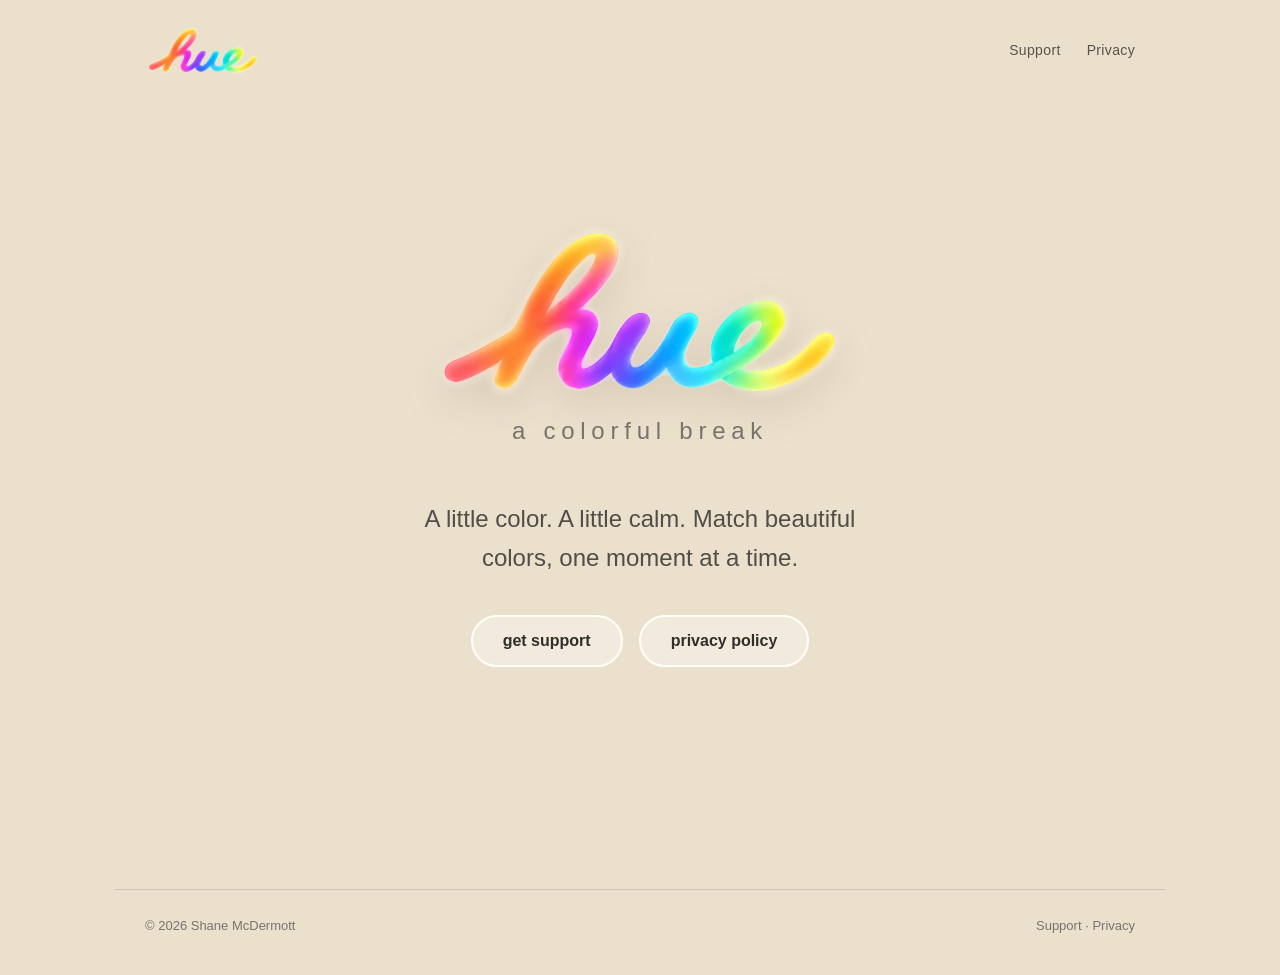
<file: hue/index.html>
<!DOCTYPE html>
<html lang="en"><head><meta charset="utf-8"/><meta content="width=device-width,initial-scale=1" name="viewport"/><meta content="#eae0cd" name="theme-color"/><meta content="Support and privacy information for Hue, a colorful break." name="description"/><title>Hue — A colorful break</title><link href="styles.css" rel="stylesheet"/></head><body><header><a aria-label="Hue home" class="brand" href="index.html"><img alt="Hue" class="brand-logo" src="hue-logo.png"/></a><nav><a href="support.html">Support</a><a href="privacy.html">Privacy</a></nav></header><main><section class="hero"><img alt="Hue colorful handwritten logo" class="hero-logo" src="hue-logo.png"/><p class="tagline">a colorful break</p><p class="hero-copy">A little color. A little calm. Match beautiful colors, one moment at a time.</p><div class="actions"><a class="pill" href="support.html">get support</a><a class="pill" href="privacy.html">privacy policy</a></div></section></main><footer><span>© 2026 Shane McDermott</span><span><a href="support.html">Support</a> · <a href="privacy.html">Privacy</a></span></footer></body></html>
</file>
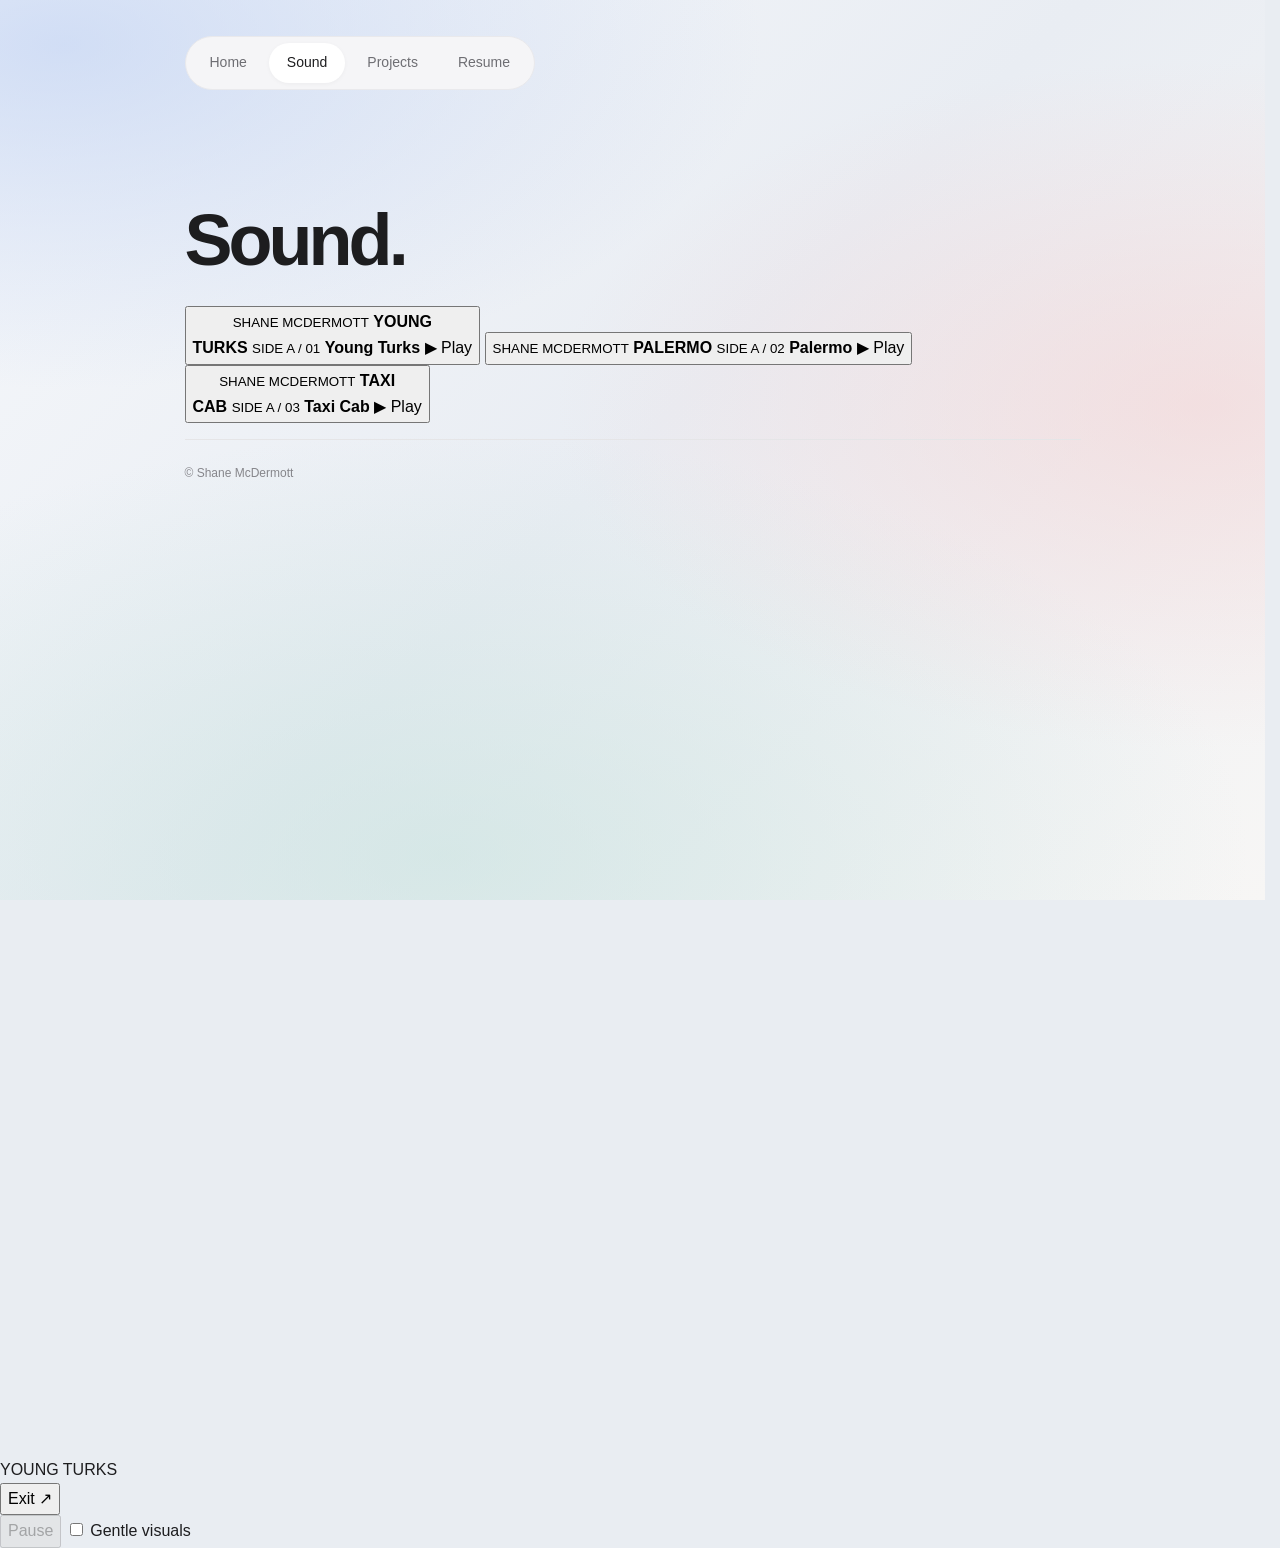
<file: sound.html>
<!doctype html>
<html lang="en">
<head>
    <meta charset="utf-8">
    <meta name="viewport" content="width=device-width, initial-scale=1">
    <meta name="description" content="Sound by Shane McDermott.">
    <title>Sound — Shane McDermott</title>
    <link rel="stylesheet" href="apple.css">
</head>

<body>
    <main id="portfolio">
        <nav class="site-nav" aria-label="Main navigation">
            <a href="index.html">Home</a>
            <a href="sound.html" aria-current="page">Sound</a>
            <a href="projects.html">Projects</a>
            <a href="resume.pdf" download="Shane_McDermott_Resume.pdf">Resume</a>
        </nav>

        <header>
            <h1 class="sound-heading">Sound.</h1>
        </header>

        <section class="records" aria-label="Choose a track">
            <button
                class="record"
                type="button"
                data-src="young-turks.mp3"
                data-title="Young Turks"
                aria-label="Play Young Turks"
            >
                <span class="vinyl" style="--label: #cc694e;" aria-hidden="true">
                    <span class="record-label">
                        <small>SHANE MCDERMOTT</small>
                        <strong>YOUNG<br>TURKS</strong>
                        <i></i>
                        <small>SIDE A / 01</small>
                    </span>
                </span>

                <span class="record-info">
                    <strong>Young Turks</strong>
                    <span>▶ Play</span>
                </span>
            </button>

            <button
                class="record"
                type="button"
                data-src="palermo.m4a"
                data-title="Palermo"
                aria-label="Play Palermo"
            >
                <span class="vinyl" style="--label: #a3b7c3;" aria-hidden="true">
                    <span class="record-label">
                        <small>SHANE MCDERMOTT</small>
                        <strong>PALERMO</strong>
                        <i></i>
                        <small>SIDE A / 02</small>
                    </span>
                </span>

                <span class="record-info">
                    <strong>Palermo</strong>
                    <span>▶ Play</span>
                </span>
            </button>

            <button
                class="record"
                type="button"
                data-src="taxi-cab.mp3"
                data-title="Taxi Cab"
                aria-label="Play Taxi Cab"
            >
                <span class="vinyl" style="--label: #d8bc6b;" aria-hidden="true">
                    <span class="record-label">
                        <small>SHANE MCDERMOTT</small>
                        <strong>TAXI<br>CAB</strong>
                        <i></i>
                        <small>SIDE A / 03</small>
                    </span>
                </span>

                <span class="record-info">
                    <strong>Taxi Cab</strong>
                    <span>▶ Play</span>
                </span>
            </button>
        </section>

        <p id="status" role="status" aria-live="polite"></p>

        <footer>© Shane McDermott</footer>
    </main>

    <div
        id="experience"
        role="dialog"
        aria-modal="true"
        aria-label="Audiovisual player"
        aria-hidden="true"
    >
        <canvas id="lights" aria-hidden="true"></canvas>

        <div class="caption">YOUNG TURKS</div>

        <button class="exit" id="exit" type="button">Exit ↗</button>

        <div class="controls">
            <button id="pause" type="button" disabled>Pause</button>

            <label>
                <input id="gentle" type="checkbox">
                Gentle visuals
            </label>
        </div>
    </div>

    <audio id="audio" preload="metadata"></audio>

    <script>
        'use strict';

        const audio = document.querySelector('#audio');
        const stage = document.querySelector('#experience');
        const canvas = document.querySelector('#lights');
        const ctx = canvas.getContext('2d');
        const trackButtons = [...document.querySelectorAll('.record')];
        const pause = document.querySelector('#pause');
        const gentle = document.querySelector('#gentle');
        const portfolio = document.querySelector('#portfolio');
        const exit = document.querySelector('#exit');
        const status = document.querySelector('#status');
        const caption = document.querySelector('.caption');

        let selectedButton = trackButtons[0];
        let active = false;
        let starting = false;
        let frame;
        let last = 0;
        let w = 0;
        let h = 0;
        let session = 0;
        let fadeTimer;
        let startTimer;

        let audioContext;
        let analyser;
        let spectrum;
        let waveform;

        let loudness = 0;
        let lowEnd = 0;
        let impact = 0;
        let baseline = 0;

        const reduced = matchMedia('(prefers-reduced-motion: reduce)').matches;
        gentle.checked = reduced;

        function resize()
        {
            w = innerWidth;
            h = innerHeight;

            const ratio = Math.min(devicePixelRatio || 1, 2);

            canvas.width = w * ratio;
            canvas.height = h * ratio;
            ctx.setTransform(ratio, 0, 0, ratio, 0, 0);
        }

        addEventListener('resize', resize);
        resize();

        async function connectAudio()
        {
            if (!audioContext)
            {
                const AudioEngine = window.AudioContext || window.webkitAudioContext;

                audioContext = new AudioEngine();
                analyser = audioContext.createAnalyser();
                analyser.fftSize = 2048;
                analyser.smoothingTimeConstant = 0.55;

                const source = audioContext.createMediaElementSource(audio);

                source.connect(analyser);
                analyser.connect(audioContext.destination);

                spectrum = new Uint8Array(analyser.frequencyBinCount);
                waveform = new Float32Array(analyser.fftSize);
            }

            await audioContext.resume();
        }

        function resetResponse()
        {
            loudness = 0;
            lowEnd = 0;
            impact = 0;
            baseline = 0;

            if (waveform)
            {
                waveform.fill(0);
            }
        }

        function sampleMusic(dt)
        {
            if (!analyser || audio.paused)
            {
                return;
            }

            analyser.getByteFrequencyData(spectrum);
            analyser.getFloatTimeDomainData(waveform);

            let power = 0;

            for (const value of waveform)
            {
                power += value * value;
            }

            const rms = Math.sqrt(power / waveform.length);
            const spacing = audioContext.sampleRate / analyser.fftSize;

            let bass = 0;
            let count = 0;

            for (
                let index = Math.ceil(35 / spacing);
                index <= Math.floor(180 / spacing);
                index++
            )
            {
                bass += spectrum[index] / 255;
                count++;
            }

            bass /= Math.max(count, 1);

            const volume = Math.min(1, Math.pow(rms * 3.8, 0.8));

            loudness += (volume - loudness)
                * (1 - Math.exp(-dt * (volume > loudness ? 22 : 5)));

            lowEnd += (bass - lowEnd)
                * (1 - Math.exp(-dt * (bass > lowEnd ? 24 : 7)));

            const onset = rms > 0.002
                ? Math.max(0, bass - baseline - 0.035)
                : 0;

            baseline += (bass - baseline) * (1 - Math.exp(-dt * 2));

            impact = Math.max(
                impact * Math.exp(-dt * 7),
                Math.min(1, onset * 3)
            );
        }

        function readWave(position)
        {
            if (!waveform)
            {
                return 0;
            }

            const length = waveform.length;
            const wrapped = ((position % length) + length) % length;
            const sample = Math.floor(wrapped);
            const next = (sample + 1) % length;
            const fraction = wrapped - sample;

            return waveform[sample] * (1 - fraction)
                + waveform[next] * fraction;
        }

        function ringWave(angle, band)
        {
            if (!waveform)
            {
                return 0;
            }

            const position = waveform.length * 0.5
                + Math.cos(angle) * waveform.length * 0.42
                + band * 19;

            return readWave(position) * 0.6
                + readWave(position + 4) * 0.2
                + readWave(position - 4) * 0.2;
        }

        function renderGraphic(time, volume, bass, hit)
        {
            ctx.globalAlpha = 1;
            ctx.globalCompositeOperation = 'source-over';
            ctx.fillStyle = '#050507';
            ctx.fillRect(0, 0, w, h);

            const quiet = gentle.checked;
            const motion = time * (quiet ? 0.25 : 1);
            const intensity = quiet ? 0.25 : 1;
            const unit = Math.min(w, h) * 0.31;
            const energy = volume * 0.45 + bass * 0.55;

            const pulse = 1 + intensity * (
                volume * 0.08
                + bass * 0.12
                + hit * 0.22
            );

            const swayX = Math.sin(motion * 1.3)
                * unit * energy * 0.04 * intensity;

            const swayY = Math.cos(motion * 1.7)
                * unit * energy * 0.04 * intensity;

            const stretch = Math.sin(motion * 2.4)
                * energy * 0.045 * intensity;

            const brightness = 0.28 + volume * 0.62;
            const baseHue = (355 + time * 8) % 360;

            ctx.save();
            ctx.translate(w / 2 + swayX, h / 2 + swayY);
            ctx.rotate(Math.sin(motion * 0.8) * energy * 0.12 * intensity);
            ctx.scale(pulse * (1 + stretch), pulse * (1 - stretch));
            ctx.lineCap = 'round';
            ctx.lineJoin = 'round';

            for (let band = 0; band < 28; band++)
            {
                const offset = band / 28;
                const phase = offset * Math.PI * 2;
                const hue = (baseHue + (band % 3 === 0 ? 0 : 34)) % 360;
                const opacity = brightness * (quiet ? 0.75 : 1);

                const ringBounce = Math.sin(motion * 3.5 - phase * 2)
                    * energy * 0.025 * intensity;

                const ringResponse = 0.65 + offset * 0.9;
                const waveStrength = quiet ? 0.025 : 0.11;

                ctx.strokeStyle =
                    `hsla(${hue},85%,${58 + volume * 12}%,${opacity})`;

                ctx.lineWidth = Math.max(1, unit / 140)
                    + volume * 0.7
                    + hit * intensity * 1.3;

                ctx.beginPath();

                for (let point = 0; point <= 240; point++)
                {
                    const angle = point / 240 * Math.PI * 2;
                    const wave = ringWave(angle, band);

                    const primaryRipple = (
                        0.045 + bass * 0.025 * intensity
                    ) * Math.sin(angle * 7 - motion * 2 + phase);

                    const looseRipple = Math.sin(
                        angle * 3 + motion * 1.8 - phase
                    ) * energy * 0.035 * intensity;

                    const impactRipple = Math.sin(
                        angle * 5 - phase * 2 + motion * 4
                    ) * hit * 0.035 * intensity;

                    const radius = unit * Math.max(
                        0.08,
                        0.2
                        + offset * 0.85
                        + ringBounce
                        + primaryRipple
                        + looseRipple
                        + impactRipple
                        + wave * waveStrength * ringResponse
                    );

                    const twisted = angle
                        + motion * 0.2
                        + Math.sin(angle * 3 - motion)
                            * (0.06 + hit * 0.045 * intensity)
                        + Math.sin(motion * 1.4 + phase)
                            * energy * 0.045 * intensity;

                    const x = radius * Math.cos(twisted);
                    const y = radius * Math.sin(twisted);

                    if (point === 0)
                    {
                        ctx.moveTo(x, y);
                    }
                    else
                    {
                        ctx.lineTo(x, y);
                    }
                }

                ctx.closePath();
                ctx.stroke();
            }

            for (let dot = 0; dot < 12; dot++)
            {
                const phase = dot / 12 * Math.PI * 2;

                const angle = phase
                    + motion * 0.4
                    + Math.sin(motion * 2 + phase)
                        * energy * 0.12 * intensity;

                const radius = unit * (
                    1.13
                    + 0.04 * Math.sin(motion * 3 + dot)
                    + Math.sin(motion * 4 - phase)
                        * energy * 0.07 * intensity
                    + hit * 0.10 * intensity
                );

                const dotHue = (baseHue + 18) % 360;

                ctx.fillStyle =
                    `hsla(${dotHue},85%,72%,${0.25 + volume * 0.6})`;

                ctx.beginPath();

                ctx.arc(
                    radius * Math.cos(angle),
                    radius * Math.sin(angle),
                    2 + volume * 3 + hit * intensity * 3,
                    0,
                    Math.PI * 2
                );

                ctx.fill();
            }

            ctx.restore();
        }

        function draw(now)
        {
            if (!active)
            {
                return;
            }

            const dt = Math.min((now - last) / 1000 || 0.016, 0.05);
            last = now;

            sampleMusic(dt);
            renderGraphic(audio.currentTime, loudness, lowEnd, impact);

            frame = requestAnimationFrame(draw);
        }

        function lockButtons(locked)
        {
            for (const button of trackButtons)
            {
                button.disabled = locked;
            }
        }

        async function enter(button)
        {
            if (starting || active)
            {
                return;
            }

            const token = ++session;

            selectedButton = button;
            starting = true;
            lockButtons(true);
            clearTimeout(fadeTimer);
            clearTimeout(startTimer);

            status.textContent = `Loading ${button.dataset.title}…`;

            try
            {
                await connectAudio();

                if (token !== session)
                {
                    return;
                }

                audio.pause();
                audio.src = button.dataset.src;
                audio.load();

                resetResponse();

                caption.textContent = button.dataset.title.toUpperCase();

                stage.setAttribute(
                    'aria-label',
                    `${button.dataset.title} audiovisual player`
                );

                stage.classList.add('open');
                stage.setAttribute('aria-hidden', 'false');
                portfolio.inert = true;
                document.body.classList.add('listening');
                exit.focus();

                active = true;
                last = 0;
                pause.textContent = 'Pause';
                pause.disabled = true;

                frame = requestAnimationFrame(draw);

                startTimer = setTimeout(async () =>
                {
                    if (token !== session)
                    {
                        return;
                    }

                    try
                    {
                        await audioContext.resume();
                        await audio.play();

                        if (token !== session)
                        {
                            return;
                        }

                        status.textContent = '';
                        pause.disabled = false;
                        starting = false;
                        lockButtons(false);
                    }
                    catch (error)
                    {
                        if (token !== session)
                        {
                            return;
                        }

                        close();

                        status.textContent =
                            `Could not play ${button.dataset.title}. Check that ${button.dataset.src} is beside sound.html.`;
                    }
                }, reduced ? 200 : 950);
            }
            catch (error)
            {
                if (token !== session)
                {
                    return;
                }

                close();
                status.textContent = 'Could not start playback. Please try again.';
            }
        }

        function close()
        {
            session++;
            starting = false;

            clearTimeout(startTimer);
            lockButtons(false);

            audio.pause();
            active = false;

            cancelAnimationFrame(frame);

            stage.classList.remove('open');
            portfolio.inert = false;
            document.body.classList.remove('listening');
            pause.disabled = true;
            status.textContent = '';
            selectedButton.focus();

            clearTimeout(fadeTimer);

            fadeTimer = setTimeout(() =>
            {
                stage.setAttribute('aria-hidden', 'true');
                ctx.clearRect(0, 0, w, h);
            }, reduced ? 200 : 1000);
        }

        async function toggle()
        {
            if (!active || pause.disabled)
            {
                return;
            }

            const token = session;

            if (audio.paused)
            {
                pause.disabled = true;

                try
                {
                    await connectAudio();

                    if (token !== session)
                    {
                        return;
                    }

                    await audio.play();

                    if (token !== session)
                    {
                        return;
                    }

                    pause.textContent = 'Pause';
                }
                catch (error)
                {
                    if (token === session)
                    {
                        pause.textContent = 'Retry play';
                    }
                }
                finally
                {
                    if (token === session)
                    {
                        pause.disabled = false;
                    }
                }
            }
            else
            {
                audio.pause();
                pause.textContent = 'Resume';
            }
        }

        for (const button of trackButtons)
        {
            button.addEventListener('click', () => enter(button));
        }

        exit.addEventListener('click', close);
        pause.addEventListener('click', toggle);
        audio.addEventListener('ended', close);

        audio.addEventListener('error', () =>
        {
            if (!active && !starting)
            {
                return;
            }

            const filename = selectedButton.dataset.src;

            close();

            status.textContent =
                `Could not load ${filename}. Check the filename and upload.`;
        });

        document.addEventListener('keydown', event =>
        {
            if (!active)
            {
                return;
            }

            if (event.key === 'Escape')
            {
                close();
            }

            if (
                event.code === 'Space'
                && !['INPUT', 'BUTTON'].includes(event.target.tagName)
                && !pause.disabled
            )
            {
                event.preventDefault();
                toggle();
            }

            if (event.key === 'Tab')
            {
                const nodes = [
                    ...stage.querySelectorAll('button:not(:disabled),input')
                ];

                const first = nodes[0];
                const end = nodes[nodes.length - 1];

                if (event.shiftKey && document.activeElement === first)
                {
                    event.preventDefault();
                    end.focus();
                }
                else if (!event.shiftKey && document.activeElement === end)
                {
                    event.preventDefault();
                    first.focus();
                }
            }
        });
    </script>
</body>
</html>
</file>
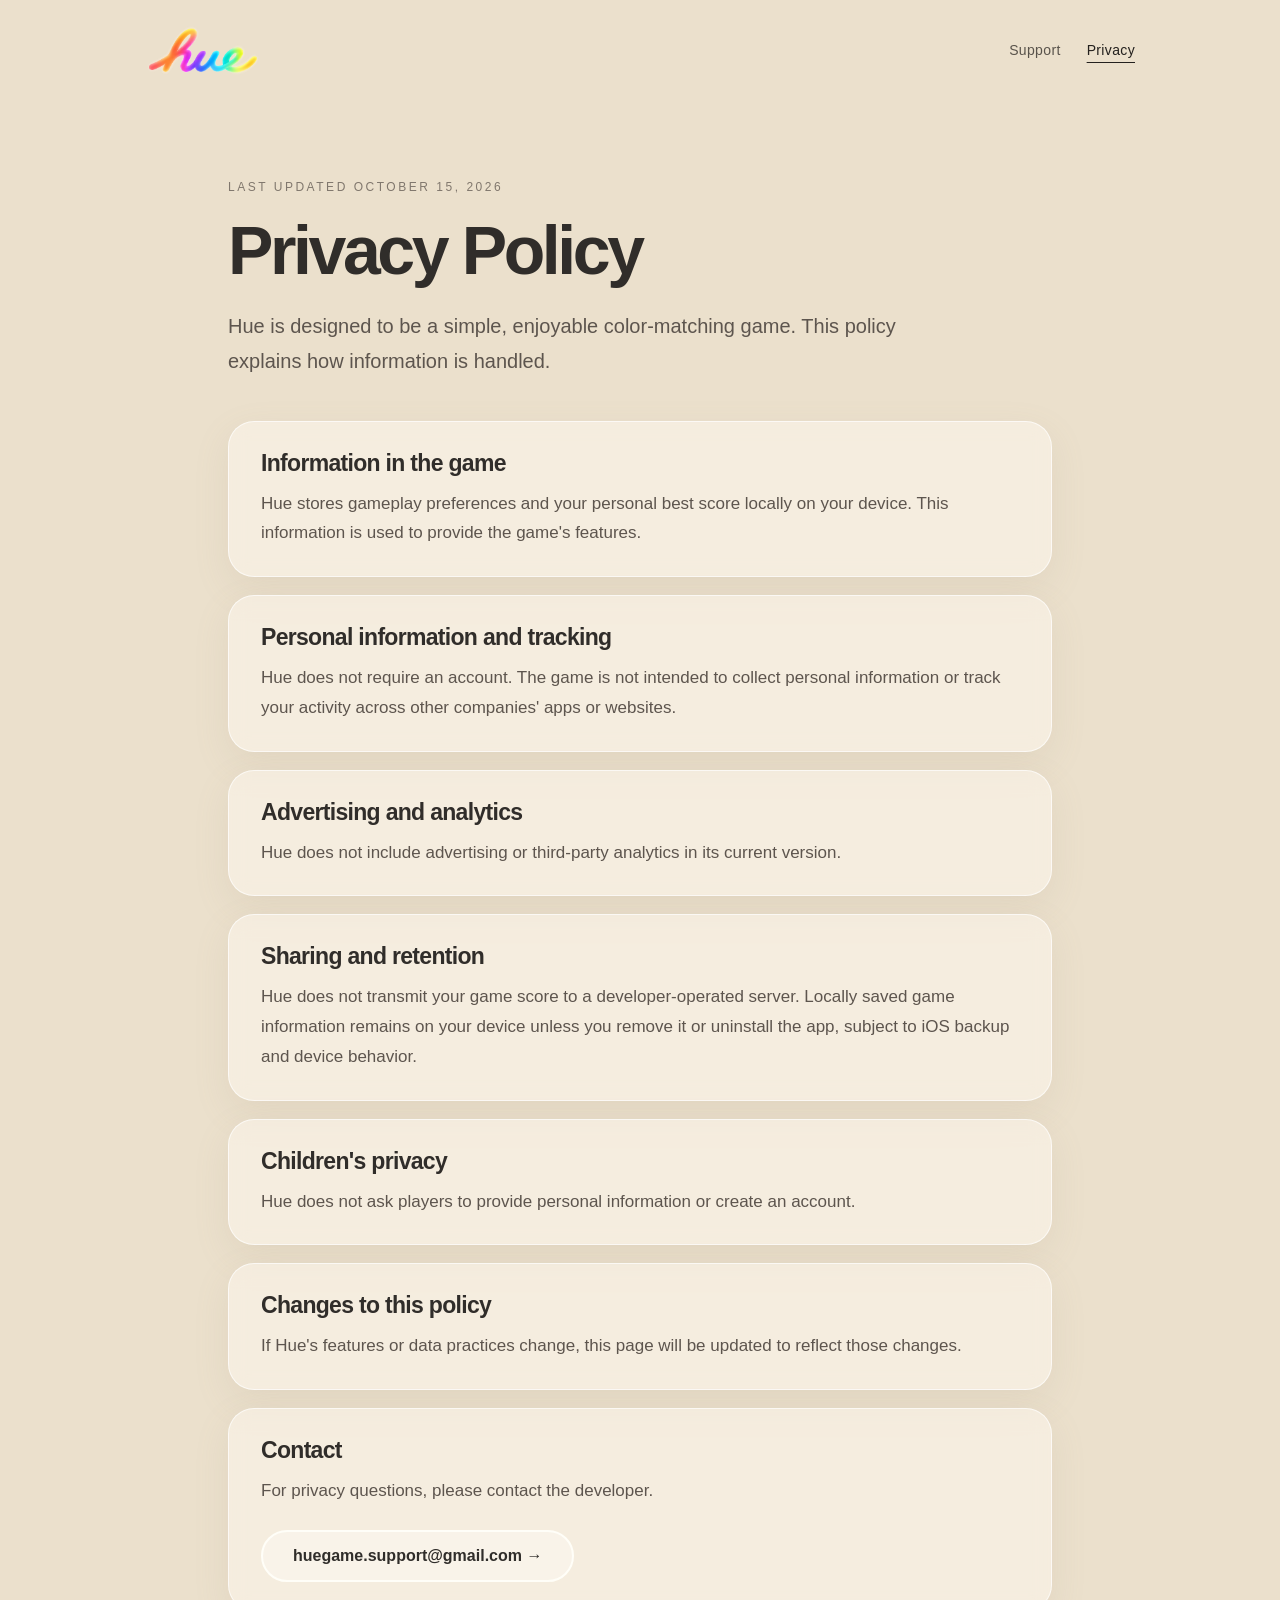
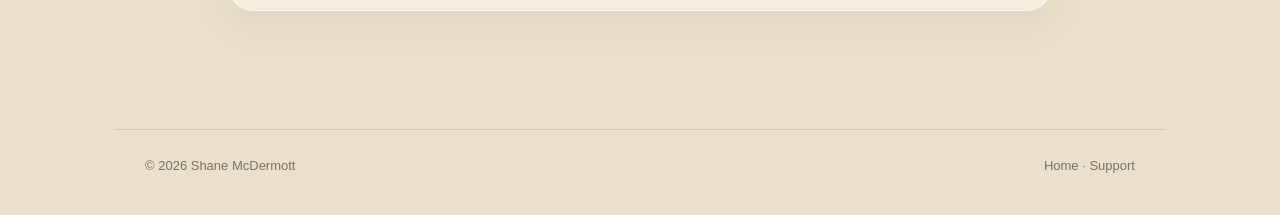
<file: hue/privacy.html>
<!DOCTYPE html>
<html lang="en"><head><meta charset="utf-8"/><meta content="width=device-width,initial-scale=1" name="viewport"/><meta content="#eae0cd" name="theme-color"/><meta content="Privacy policy for the Hue color-matching iPhone game." name="description"/><title>Privacy Policy — Hue</title><link href="styles.css" rel="stylesheet"/></head><body><header><a aria-label="Hue home" class="brand" href="index.html"><img alt="Hue" class="brand-logo" src="hue-logo.png"/></a><nav><a href="support.html">Support</a><a aria-current="page" href="privacy.html">Privacy</a></nav></header><main><span class="eyebrow">Last updated October 15, 2026</span><h1>Privacy Policy</h1><p class="lead narrow">Hue is designed to be a simple, enjoyable color-matching game. This policy explains how information is handled.</p><div class="section glass-section"><h2>Information in the game</h2><p>Hue stores gameplay preferences and your personal best score locally on your device. This information is used to provide the game's features.</p></div><div class="section glass-section"><h2>Personal information and tracking</h2><p>Hue does not require an account. The game is not intended to collect personal information or track your activity across other companies' apps or websites.</p></div><div class="section glass-section"><h2>Advertising and analytics</h2><p>Hue does not include advertising or third-party analytics in its current version.</p></div><div class="section glass-section"><h2>Sharing and retention</h2><p>Hue does not transmit your game score to a developer-operated server. Locally saved game information remains on your device unless you remove it or uninstall the app, subject to iOS backup and device behavior.</p></div><div class="section glass-section"><h2>Children's privacy</h2><p>Hue does not ask players to provide personal information or create an account.</p></div><div class="section glass-section"><h2>Changes to this policy</h2><p>If Hue's features or data practices change, this page will be updated to reflect those changes.</p></div><div class="section glass-section"><h2>Contact</h2><p>For privacy questions, please contact the developer.</p><a class="pill" href="mailto:huegame.support@gmail.com?subject=Hue%20Privacy">huegame.support@gmail.com →</a></div></main><footer><span>© 2026 Shane McDermott</span><span><a href="index.html">Home</a> · <a href="support.html">Support</a></span></footer></body></html>
</file>
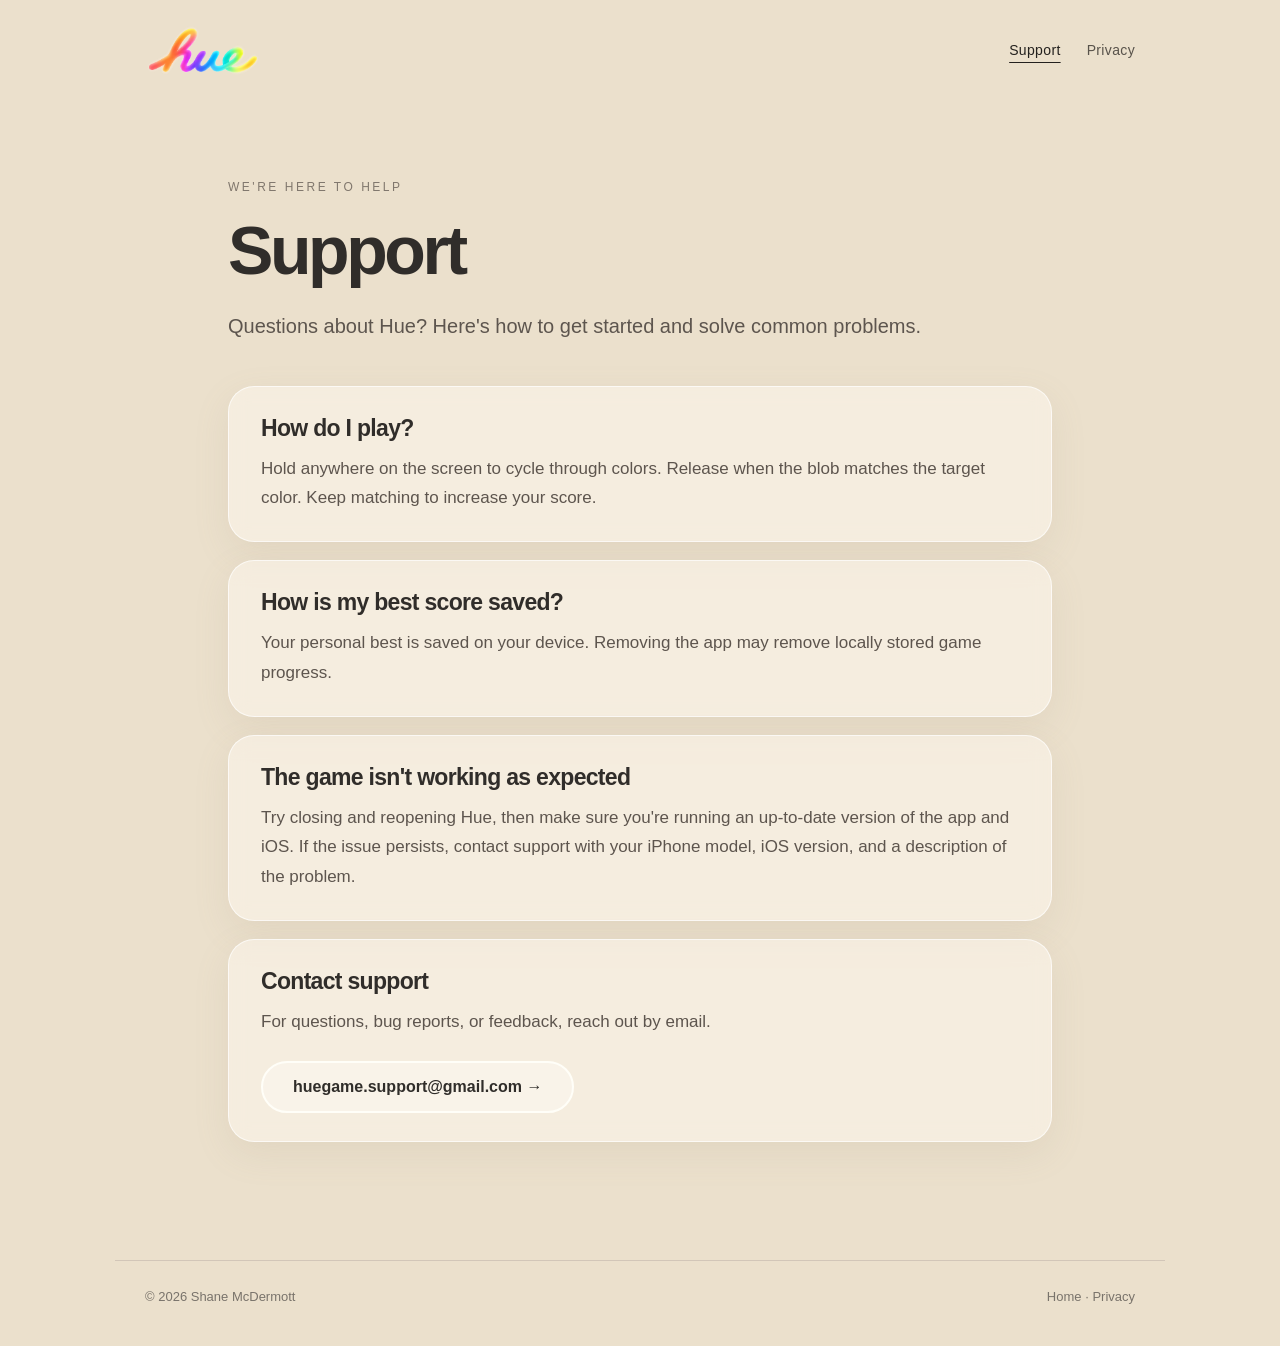
<file: hue/support.html>
<!DOCTYPE html>
<html lang="en"><head><meta charset="utf-8"/><meta content="width=device-width,initial-scale=1" name="viewport"/><meta content="#eae0cd" name="theme-color"/><meta content="Help and support for the Hue color-matching iPhone game." name="description"/><title>Support — Hue</title><link href="styles.css" rel="stylesheet"/></head><body><header><a aria-label="Hue home" class="brand" href="index.html"><img alt="Hue" class="brand-logo" src="hue-logo.png"/></a><nav><a aria-current="page" href="support.html">Support</a><a href="privacy.html">Privacy</a></nav></header><main><span class="eyebrow">We're here to help</span><h1>Support</h1><p class="lead narrow">Questions about Hue? Here's how to get started and solve common problems.</p><div class="section glass-section"><h2>How do I play?</h2><p>Hold anywhere on the screen to cycle through colors. Release when the blob matches the target color. Keep matching to increase your score.</p></div><div class="section glass-section"><h2>How is my best score saved?</h2><p>Your personal best is saved on your device. Removing the app may remove locally stored game progress.</p></div><div class="section glass-section"><h2>The game isn't working as expected</h2><p>Try closing and reopening Hue, then make sure you're running an up-to-date version of the app and iOS. If the issue persists, contact support with your iPhone model, iOS version, and a description of the problem.</p></div><div class="section glass-section"><h2>Contact support</h2><p>For questions, bug reports, or feedback, reach out by email.</p><a class="pill" href="mailto:huegame.support@gmail.com?subject=Hue%20Support">huegame.support@gmail.com →</a></div></main><footer><span>© 2026 Shane McDermott</span><span><a href="index.html">Home</a> · <a href="privacy.html">Privacy</a></span></footer></body></html>
</file>
<file: hue/styles.css>
:root {
  --cream: #ebe0cc;
  --ink: #302d2a;
  --muted: #777168;
  --border: #ffffffa8;
}

* { box-sizing: border-box; }
html { scroll-behavior: smooth; }
body {
  margin: 0;
  min-height: 100vh;
  background: var(--cream);
  font-family: -apple-system, BlinkMacSystemFont, "Helvetica Neue", Arial, sans-serif;
  color: var(--ink);
}

header {
  max-width: 1050px;
  margin: auto;
  padding: 24px 30px;
  display: flex;
  justify-content: space-between;
  align-items: center;
  gap: 24px;
}
.brand { display: flex; align-items: center; flex-shrink: 0; }
.brand-logo { display: block; width: 116px; max-width: 116px; height: auto; }
nav { display: flex; flex-wrap: wrap; gap: 26px; align-items: center; }
nav a { color: #59534b; text-decoration: none; font-size: 14px; letter-spacing: .025em; }
nav a:hover, nav a[aria-current="page"] { color: #24211e; text-decoration: underline; text-underline-offset: 7px; }

main { max-width: 880px; margin: auto; padding: 76px 28px 100px; }
.hero {
  text-align: center;
  min-height: 68vh;
  display: flex;
  flex-direction: column;
  align-items: center;
  justify-content: center;
  padding-bottom: 9vh;
}
.hero-logo {
  display: block;
  width: 100%;
  max-width: 420px;
  height: auto;
  object-fit: contain;
  filter: drop-shadow(0 15px 18px #9f8d7640);
}
.tagline { font-size: clamp(17px, 2.5vw, 24px); letter-spacing: .24em; color: #79736b; margin: 3px 0 48px; }
.hero-copy { font-size: clamp(18px, 2.3vw, 24px); line-height: 1.6; max-width: 500px; margin: 0 auto 38px; color: #524d48; }
.actions { display: flex; flex-wrap: wrap; gap: 16px; justify-content: center; }
.pill {
  display: inline-block;
  border: 2px solid #fffef8;
  border-radius: 99px;
  background: #ffffff55;
  color: #302d2a;
  text-decoration: none;
  padding: 15px 30px;
  font-size: 16px;
  font-weight: 550;
  transition: transform .2s, background .2s;
}
.pill:hover { background: #fffdf3a6; transform: translateY(-2px); }
.eyebrow { font-size: 12px; text-transform: uppercase; letter-spacing: .21em; color: #80776d; }
h1 { font-size: clamp(42px, 7vw, 68px); letter-spacing: -.05em; margin: 16px 0 20px; font-weight: 650; }
h2 { font-size: 23px; letter-spacing: -.03em; margin: 0 0 12px; }
p { font-size: 17px; line-height: 1.75; color: #5d554e; }
.lead { font-size: 20px; margin: 0 0 42px; }
.narrow { max-width: 720px; }
.section { padding: 28px 32px; margin: 18px 0; }
.glass-section { background: #fffaf182; border: 1px solid var(--border); border-radius: 26px; box-shadow: 0 12px 35px #9c8d7620; backdrop-filter: blur(10px); }
.section p { margin: 0 0 16px; }
.section p:last-child { margin-bottom: 0; }
.section .pill { margin-top: 8px; }
.note { font-size: 13px !important; background: #ffffff8a; border-radius: 12px; padding: 12px 14px; margin-top: 16px !important; }
footer {
  max-width: 1050px;
  margin: auto;
  padding: 28px 30px 42px;
  border-top: 1px solid #d2c6b8;
  display: flex;
  justify-content: space-between;
  gap: 20px;
  color: #79736b;
  font-size: 13px;
}
footer a { color: inherit; text-decoration: none; }
footer a:hover { text-decoration: underline; }
@media (max-width: 600px) {
  header { padding: 18px 22px; }
  .brand-logo { width: 90px; max-width: 90px; }
  nav { gap: 18px; }
  main { padding: 44px 20px 70px; }
  .hero { min-height: 70vh; }
  .hero-logo { max-width: 300px; }
  .tagline { margin: 0 0 34px; }
  .section { padding: 25px 23px; }
  footer { padding: 24px 22px 36px; flex-direction: column; }
}
</file>
<file: apple.css>
:root {
  font-family:
    -apple-system, BlinkMacSystemFont, "SF Pro Display", "Segoe UI", sans-serif;
  color-scheme: light;
  -webkit-font-smoothing: antialiased;
}

* {
  box-sizing: border-box;
}

html {
  overflow-y: scroll;
  scrollbar-gutter: stable;
}

body {
  margin: 0;
  color: #1d1d1f;
  line-height: 1.65;

  background:
    radial-gradient(
      ellipse at 12% 8%,
      rgba(215, 228, 255, 0.32),
      transparent 48%
    ),
    radial-gradient(
      ellipse at 90% 38%,
      rgba(255, 224, 215, 0.24),
      transparent 52%
    ),
    radial-gradient(
      ellipse at 30% 85%,
      rgba(222, 240, 234, 0.2),
      transparent 48%
    ),
    #f8f9fb;

  background-attachment: fixed;
}

main {
  max-width: 960px;
  margin: auto;
  padding: 36px 32px 64px;
}

a {
  color: inherit;
  text-underline-offset: 4px;
}

button,
input {
  font: inherit;
}

button {
  cursor: pointer;
}

a:focus-visible,
button:focus-visible,
input:focus-visible {
  outline: 3px solid #0071e3;
  outline-offset: 5px;
}

/* NAVIGATION */

nav.site-nav {
  display: flex;
  align-items: center;
  flex-wrap: wrap;

  width: fit-content;
  max-width: 100%;

  gap: 4px;
  padding: 6px;
  margin: 0 0 112px;

  border: 1px solid #e9e9ec;
  border-radius: 999px;

  background: #f5f5f7;

  font-size: 14px;
  line-height: 1.4;
}

nav.site-nav a {
  padding: 10px 18px;

  border-radius: 999px;

  color: #6e6e73;

  text-decoration: none;

  transition:
    background 180ms ease,
    color 180ms ease;
}

nav.site-nav a:hover {
  color: #1d1d1f;
  background: #ebebee;
}

nav.site-nav a[aria-current="page"] {
  color: #1d1d1f;
  background: #fff;

  text-decoration: none;

  box-shadow: 0 1px 4px #0000000a;
}

/* HEADINGS */

h1 {
  font-size: clamp(44px, 7vw, 72px);

  font-weight: 600;

  letter-spacing: -0.055em;

  line-height: 1.06;

  margin: 0 0 28px;
}

h2 {
  font-size: 28px;

  font-weight: 600;

  letter-spacing: -0.035em;

  line-height: 1.2;

  margin: 0 0 22px;
}

/* HOME */

.intro-group {
  max-width: 720px;
  margin-bottom: 56px;
}

.intro {
  max-width: 720px;
  font-size: clamp(19px, 2.5vw, 24px);
  font-weight: 400;
  letter-spacing: -0.025em;
  line-height: 1.5;
  color: #6e6e73;
  margin: 0 0 10px;
}

.intro:last-child {
  margin-bottom: 0;
}

.find-me {
  margin-bottom: 96px;
}

.links {
  display: flex;
  flex-wrap: wrap;

  gap: 24px;

  font-size: 15px;
}

.links a,
.video-link a {
  color: #0071e3;

  text-decoration: none;
}

.links a:hover,
.video-link a:hover {
  text-decoration: underline;
}

/* PROJECTS */

.projects {
  margin-top: 64px;
  margin-bottom: 80px;
}

article {
  padding: 40px 0;

  border-top: 1px solid #e5e5e7;
}

article:first-child {
  padding-top: 32px;
}

article h2 {
  margin-bottom: 18px;
}

article p {
  max-width: 680px;

  font-size: 17px;

  color: #6e6e73;

  margin: 0 0 18px;
}

article .category {
  font-size: 11px;

  font-weight: 600;

  letter-spacing: 0.1em;

  text-transform: uppercase;

  color: #86868b;

  margin-bottom: 16px;
}

.tools {
  margin: 24px 0;

  font-size: 13px;

  color: #86868b;
}

/* ST. AUGUSTINE GALLERY */

.project-gallery {
  display: grid;

  grid-template-columns: 1fr 1fr;

  gap: 16px;

  margin-top: 32px;
  margin-bottom: 16px;
}

.project-gallery figure {
  margin: 0;

  overflow: hidden;

  border: 1px solid #e5e5e7;
  border-radius: 20px;

  background: #f5f5f7;
}

.project-gallery img {
  display: block;

  width: 100%;
  height: 100%;

  aspect-ratio: 4 / 3;

  object-fit: cover;
}

/* PROJECT VIDEO */

.project-video {
  width: 100%;

  aspect-ratio: 16 / 9;

  overflow: hidden;

  border: 1px solid #e5e5e7;

  border-radius: 20px;

  background: #f5f5f7;

  margin-top: 16px;
}

.project-video iframe {
  display: block;

  width: 100%;
  height: 100%;

  border: 0;
}

article .video-link {
  margin-top: 16px;

  font-size: 14px;
}

/* TASKMASTER CAROUSEL */

.taskmaster-carousel {
  position: relative;

  display: flex;

  align-items: center;
  justify-content: center;

  gap: 24px;

  margin-top: 36px;
}

.carousel-screen {
  display: flex;

  align-items: center;
  justify-content: center;

  width: 100%;
  max-width: 340px;

  overflow: hidden;

  border: 1px solid #e5e5e7;
  border-radius: 24px;

  background: #f5f5f7;

  box-shadow: 0 12px 30px #0000000d;
}

.carousel-screen img {
  display: block;

  width: 100%;
  height: auto;

  user-select: none;

  -webkit-user-drag: none;
}

.carousel-arrow {
  display: flex;

  align-items: center;
  justify-content: center;

  flex-shrink: 0;

  width: 44px;
  height: 44px;

  padding: 0;

  border: 1px solid #e5e5e7;
  border-radius: 50%;

  background: #f5f5f7;

  color: #1d1d1f;

  font-size: 30px;
  font-weight: 300;

  line-height: 1;

  transition:
    background 180ms ease,
    transform 180ms ease;
}

.carousel-arrow:hover {
  background: #ebebee;

  transform: scale(1.05);
}

.carousel-dots {
  display: flex;

  align-items: center;
  justify-content: center;

  gap: 8px;

  margin-top: 20px;
}

.carousel-dot {
  width: 7px;
  height: 7px;

  padding: 0;

  border: 0;
  border-radius: 50%;

  background: #d2d2d7;

  cursor: pointer;

  transition:
    background 180ms ease,
    transform 180ms ease;
}

.carousel-dot:hover {
  background: #86868b;
}

.carousel-dot.active {
  background: #1d1d1f;

  transform: scale(1.2);
}

/* FOOTER */

footer {
  padding-top: 24px;

  border-top: 1px solid #e5e5e7;

  font-size: 12px;

  color: #86868b;
}

/* MOBILE */

@media (max-width: 600px) {
  main {
    padding: 24px 22px 48px;
  }

  nav.site-nav {
    margin-bottom: 80px;
  }

  nav.site-nav a {
    padding: 9px 12px;

    font-size: 13px;
  }

  h1 {
    font-size: 44px;
  }

  .intro-group {
    margin-bottom: 44px;
  }

  .intro {
    margin-bottom: 10px;
  }

  .projects {
    margin-top: 48px;
  }

  article {
    padding: 36px 0;
  }

  /* ST. AUGUSTINE */

  .project-gallery {
    grid-template-columns: 1fr;

    gap: 14px;
  }

  .project-gallery figure {
    border-radius: 14px;
  }

  .project-video {
    border-radius: 14px;
  }

  /* TASKMASTER */

  .taskmaster-carousel {
    gap: 10px;

    margin-top: 30px;
  }

  .carousel-screen {
    max-width: 280px;

    border-radius: 18px;
  }

  .carousel-arrow {
    width: 36px;
    height: 36px;

    font-size: 26px;
  }

  .carousel-dots {
    gap: 7px;

    margin-top: 16px;
  }
}

/* REDUCED MOTION */

@media (prefers-reduced-motion: reduce) {
  nav.site-nav a,
  .carousel-arrow,
  .carousel-dot {
    transition: none;
  }

  .carousel-arrow:hover,
  .carousel-dot.active {
    transform: none;
  }
}

html {
  background: #e9edf2;
}

body {
  min-height: 100vh;
  background:
    radial-gradient(
      ellipse 65% 45% at 5% 5%,
      rgba(190, 208, 242, 0.65),
      transparent 85%
    ),
    radial-gradient(
      ellipse 60% 45% at 95% 45%,
      rgba(245, 205, 205, 0.5),
      transparent 85%
    ),
    radial-gradient(
      ellipse 75% 55% at 35% 95%,
      rgba(196, 225, 220, 0.55),
      transparent 85%
    ),
    linear-gradient(135deg, #f6f8fb 0%, #e9edf3 50%, #f7f6f5 100%) !important;

  background-attachment: fixed !important;
}

/* Smooth scroll fade */

.scroll-fade {
  opacity: 1;
  transform: translateY(0);
  transition:
    opacity 900ms ease,
    transform 900ms cubic-bezier(0.22, 1, 0.36, 1);
}

.scroll-fade.fade-ready {
  opacity: 0;
  transform: translateY(22px);
}

.scroll-fade.fade-ready.is-visible {
  opacity: 1;
  transform: translateY(0);
}

@media (prefers-reduced-motion: reduce) {
  .scroll-fade,
  .scroll-fade.fade-ready,
  .scroll-fade.fade-ready.is-visible {
    opacity: 1;
    transform: none;
    transition: none;
  }
}

/* Keep introductory paragraphs together, including without a wrapper */
header .intro + .intro {
  margin-top: 0;
}
header .intro:last-of-type {
  margin-bottom: 0;
}


/* Side-by-side project presentations */
.project-side-by-side {
  display: grid;
  grid-template-columns: minmax(0, 1fr) minmax(220px, 280px);
  column-gap: 44px;
  align-items: start;
}
.project-side-by-side .project-content { min-width: 0; }
.project-side-by-side .project-media { min-width: 0; width: 100%; }
.project-side-by-side .project-media .hue-demo-video {
  width: 100% !important;
  max-width: 280px !important;
  margin: 0 auto !important;
}
.project-side-by-side .project-media .project-gallery {
  display: block;
  margin: 0;
}
.project-side-by-side .project-media .project-gallery figure {
  width: 100%;
  max-width: 280px !important;
}
.project-side-by-side .project-media .project-gallery img {
  width: 100%; height: auto; aspect-ratio: auto; object-fit: contain;
}
.project-side-by-side .project-media .taskmaster-carousel {
  gap: 8px; margin-top: 0;
}
.project-side-by-side .project-media .carousel-arrow {
  width: 30px; height: 30px; font-size: 24px;
}
.project-side-by-side .project-media .carousel-screen { min-width: 0; }
@media (max-width: 700px) {
  .project-side-by-side { grid-template-columns: 1fr; row-gap: 24px; }
  .project-side-by-side .project-media { max-width: 340px; margin: 0 auto; }
}
</file>
